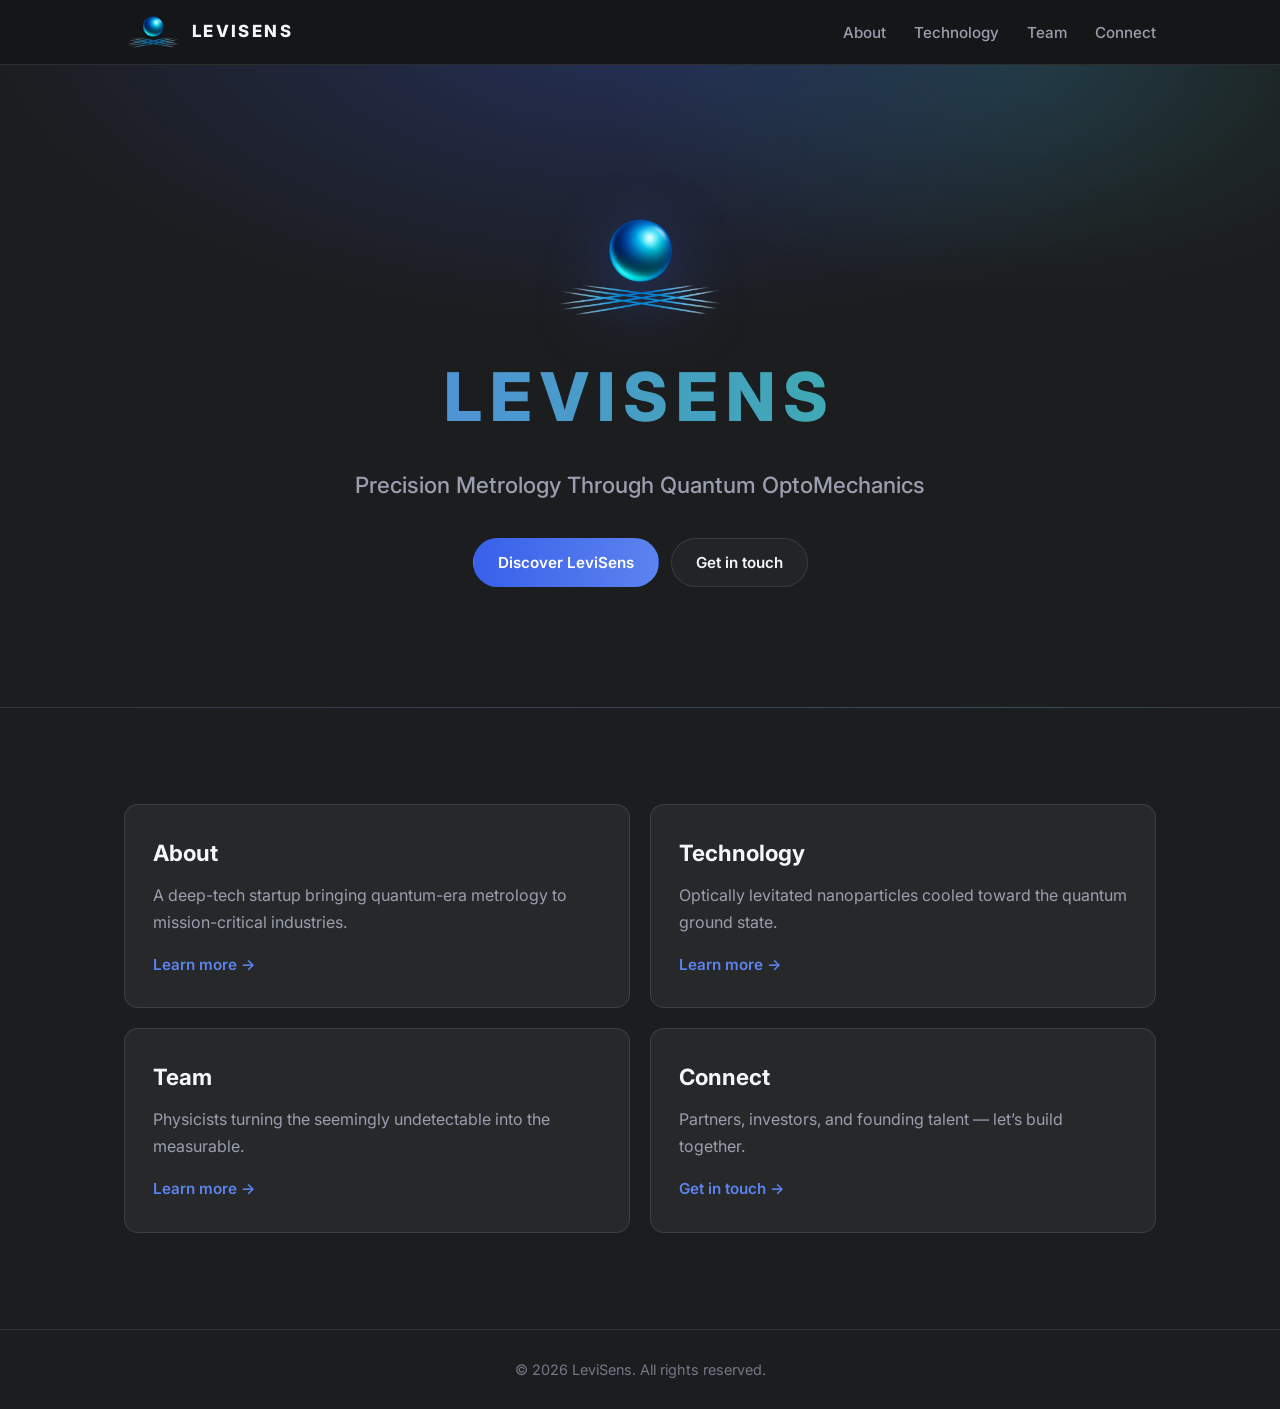
<file: index.html>
<!DOCTYPE html>
<html lang="en">
<head>
  <meta charset="UTF-8" />
  <meta name="viewport" content="width=device-width, initial-scale=1.0" />
  <title>LeviSens — Precision Metrology Through Quantum OptoMechanics</title>
  <meta name="description" content="LeviSens (Levitated Sensors) is a deep-tech startup pioneering next-generation precision instrumentation based on levitated quantum optomechanics." />

  <meta property="og:type" content="website" />
  <meta property="og:title" content="LeviSens" />
  <meta property="og:description" content="Precision Metrology Through Quantum OptoMechanics" />
  <meta property="og:url" content="https://www.levisens.tech" />
  <meta property="og:image" content="https://www.levisens.tech/assets/images/logo.png" />

  <link rel="icon" type="image/png" href="assets/images/logo.png" />
  <link rel="apple-touch-icon" href="assets/images/logo.png" />

  <link rel="preconnect" href="https://fonts.googleapis.com" />
  <link rel="preconnect" href="https://fonts.gstatic.com" crossorigin />
  <link rel="stylesheet" href="https://fonts.googleapis.com/css2?family=Inter:wght@400;500;600;700;800&display=swap" />

  <link rel="stylesheet" href="css/styles.css" />
</head>
<body>
  <!-- ===================== HEADER / NAV ===================== -->
  <header class="site-header">
    <nav class="nav container">
      <a class="nav__brand" href="index.html">
        <img src="assets/images/logo.png" alt="LeviSens logo" class="nav__logo" />
        <span class="nav__name">LEVISENS</span>
      </a>
      <button class="nav__toggle" aria-label="Toggle navigation" aria-expanded="false" aria-controls="nav-menu">
        <span></span><span></span><span></span>
      </button>
      <ul class="nav__menu" id="nav-menu">
        <li><a href="about.html">About</a></li>
        <li><a href="technology.html">Technology</a></li>
        <li><a href="team.html">Team</a></li>
        <li><a href="connect.html">Connect</a></li>
      </ul>
    </nav>
  </header>

  <main>
    <!-- ===================== HERO ===================== -->
    <section class="hero">
      <div class="hero__inner container">
        <img src="assets/images/logo.png" alt="LeviSens" class="hero__logo" />
        <h1 class="hero__title">LEVISENS</h1>
        <p class="hero__tagline">Precision Metrology Through Quantum OptoMechanics</p>
        <div class="hero__cta">
          <a href="about.html" class="btn btn--primary">Discover LeviSens</a>
          <a href="connect.html" class="btn btn--ghost">Get in touch</a>
        </div>
      </div>
    </section>

    <!-- ===================== HOME NAV CARDS ===================== -->
    <section class="section">
      <div class="container">
        <div class="home-cards">
          <a class="home-card" href="about.html">
            <h2 class="home-card__title">About</h2>
            <p class="home-card__text">A deep-tech startup bringing quantum-era metrology to mission-critical industries.</p>
            <span class="home-card__link">Learn more &rarr;</span>
          </a>
          <a class="home-card" href="technology.html">
            <h2 class="home-card__title">Technology</h2>
            <p class="home-card__text">Optically levitated nanoparticles cooled toward the quantum ground state.</p>
            <span class="home-card__link">Learn more &rarr;</span>
          </a>
          <a class="home-card" href="team.html">
            <h2 class="home-card__title">Team</h2>
            <p class="home-card__text">Physicists turning the seemingly undetectable into the measurable.</p>
            <span class="home-card__link">Learn more &rarr;</span>
          </a>
          <a class="home-card" href="connect.html">
            <h2 class="home-card__title">Connect</h2>
            <p class="home-card__text">Partners, investors, and founding talent — let&rsquo;s build together.</p>
            <span class="home-card__link">Get in touch &rarr;</span>
          </a>
        </div>
      </div>
    </section>
  </main>

  <!-- ===================== FOOTER ===================== -->
  <footer class="site-footer">
    <div class="container">
      <p>&copy; <span class="year"></span> LeviSens. All rights reserved.</p>
    </div>
  </footer>

  <script src="js/main.js"></script>
</body>
</html>
</file>
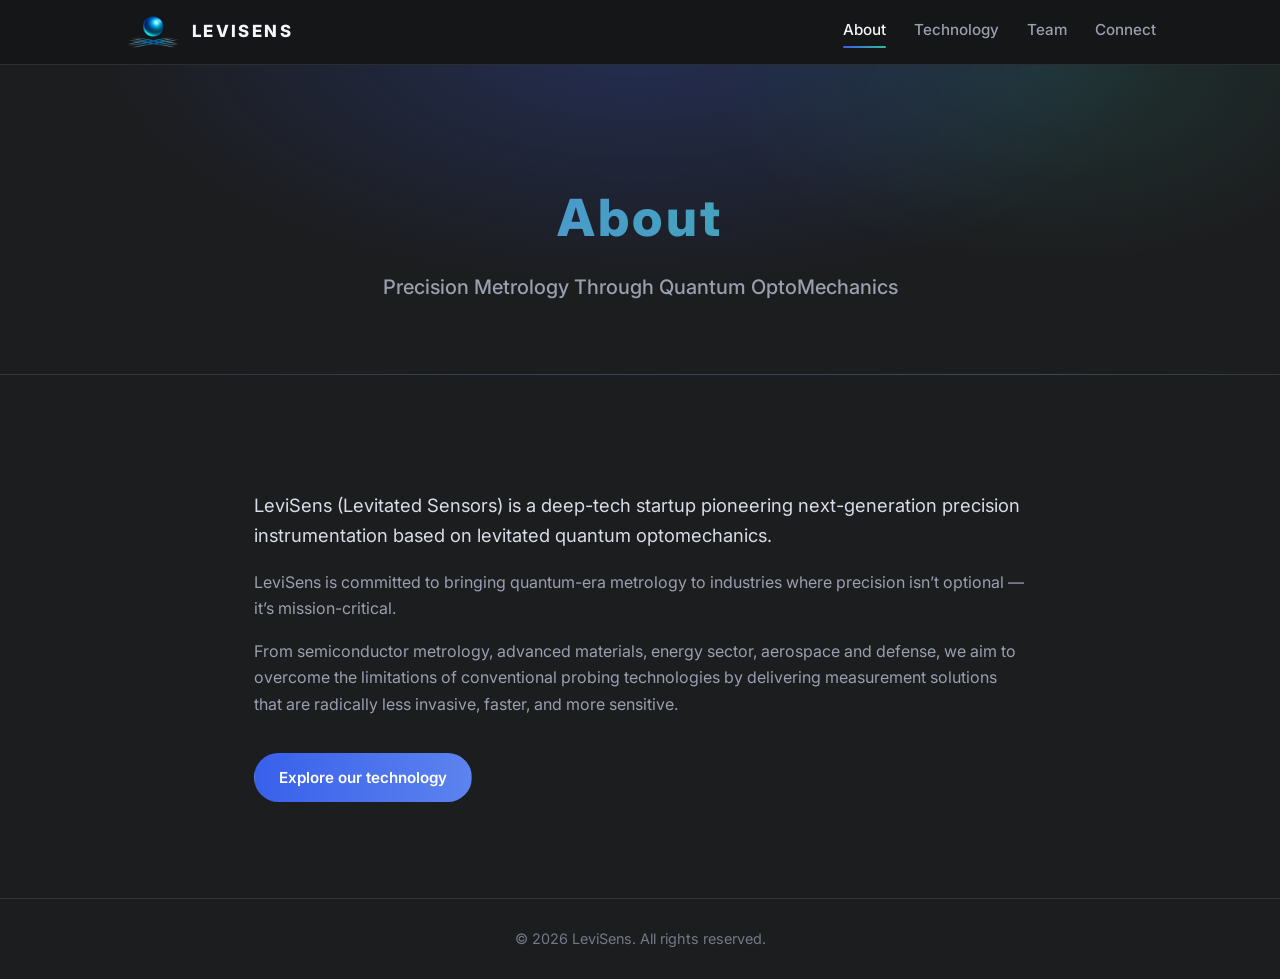
<file: about.html>
<!DOCTYPE html>
<html lang="en">
<head>
  <meta charset="UTF-8" />
  <meta name="viewport" content="width=device-width, initial-scale=1.0" />
  <title>About — LeviSens</title>
  <meta name="description" content="LeviSens (Levitated Sensors) is a deep-tech startup pioneering next-generation precision instrumentation based on levitated quantum optomechanics." />

  <link rel="icon" type="image/png" href="assets/images/logo.png" />
  <link rel="apple-touch-icon" href="assets/images/logo.png" />

  <link rel="preconnect" href="https://fonts.googleapis.com" />
  <link rel="preconnect" href="https://fonts.gstatic.com" crossorigin />
  <link rel="stylesheet" href="https://fonts.googleapis.com/css2?family=Inter:wght@400;500;600;700;800&display=swap" />

  <link rel="stylesheet" href="css/styles.css" />
</head>
<body>
  <header class="site-header">
    <nav class="nav container">
      <a class="nav__brand" href="index.html">
        <img src="assets/images/logo.png" alt="LeviSens logo" class="nav__logo" />
        <span class="nav__name">LEVISENS</span>
      </a>
      <button class="nav__toggle" aria-label="Toggle navigation" aria-expanded="false" aria-controls="nav-menu">
        <span></span><span></span><span></span>
      </button>
      <ul class="nav__menu" id="nav-menu">
        <li><a href="about.html" class="is-active" aria-current="page">About</a></li>
        <li><a href="technology.html">Technology</a></li>
        <li><a href="team.html">Team</a></li>
        <li><a href="connect.html">Connect</a></li>
      </ul>
    </nav>
  </header>

  <main>
    <section class="page-hero">
      <div class="container">
        <h1 class="page-hero__title">About</h1>
        <p class="page-hero__sub">Precision Metrology Through Quantum OptoMechanics</p>
      </div>
    </section>

    <section class="section">
      <div class="container section__inner">
        <p class="lead">
          LeviSens (Levitated Sensors) is a deep-tech startup pioneering
          next-generation precision instrumentation based on levitated quantum
          optomechanics.
        </p>
        <p>
          LeviSens is committed to bringing quantum-era metrology to industries
          where precision isn&rsquo;t optional &mdash; it&rsquo;s mission-critical.
        </p>
        <p>
          From semiconductor metrology, advanced materials, energy sector,
          aerospace and defense, we aim to overcome the limitations of
          conventional probing technologies by delivering measurement solutions
          that are radically less invasive, faster, and more sensitive.
        </p>
        <div class="section__cta">
          <a href="technology.html" class="btn btn--primary">Explore our technology</a>
        </div>
      </div>
    </section>
  </main>

  <footer class="site-footer">
    <div class="container">
      <p>&copy; <span class="year"></span> LeviSens. All rights reserved.</p>
    </div>
  </footer>

  <script src="js/main.js"></script>
</body>
</html>
</file>
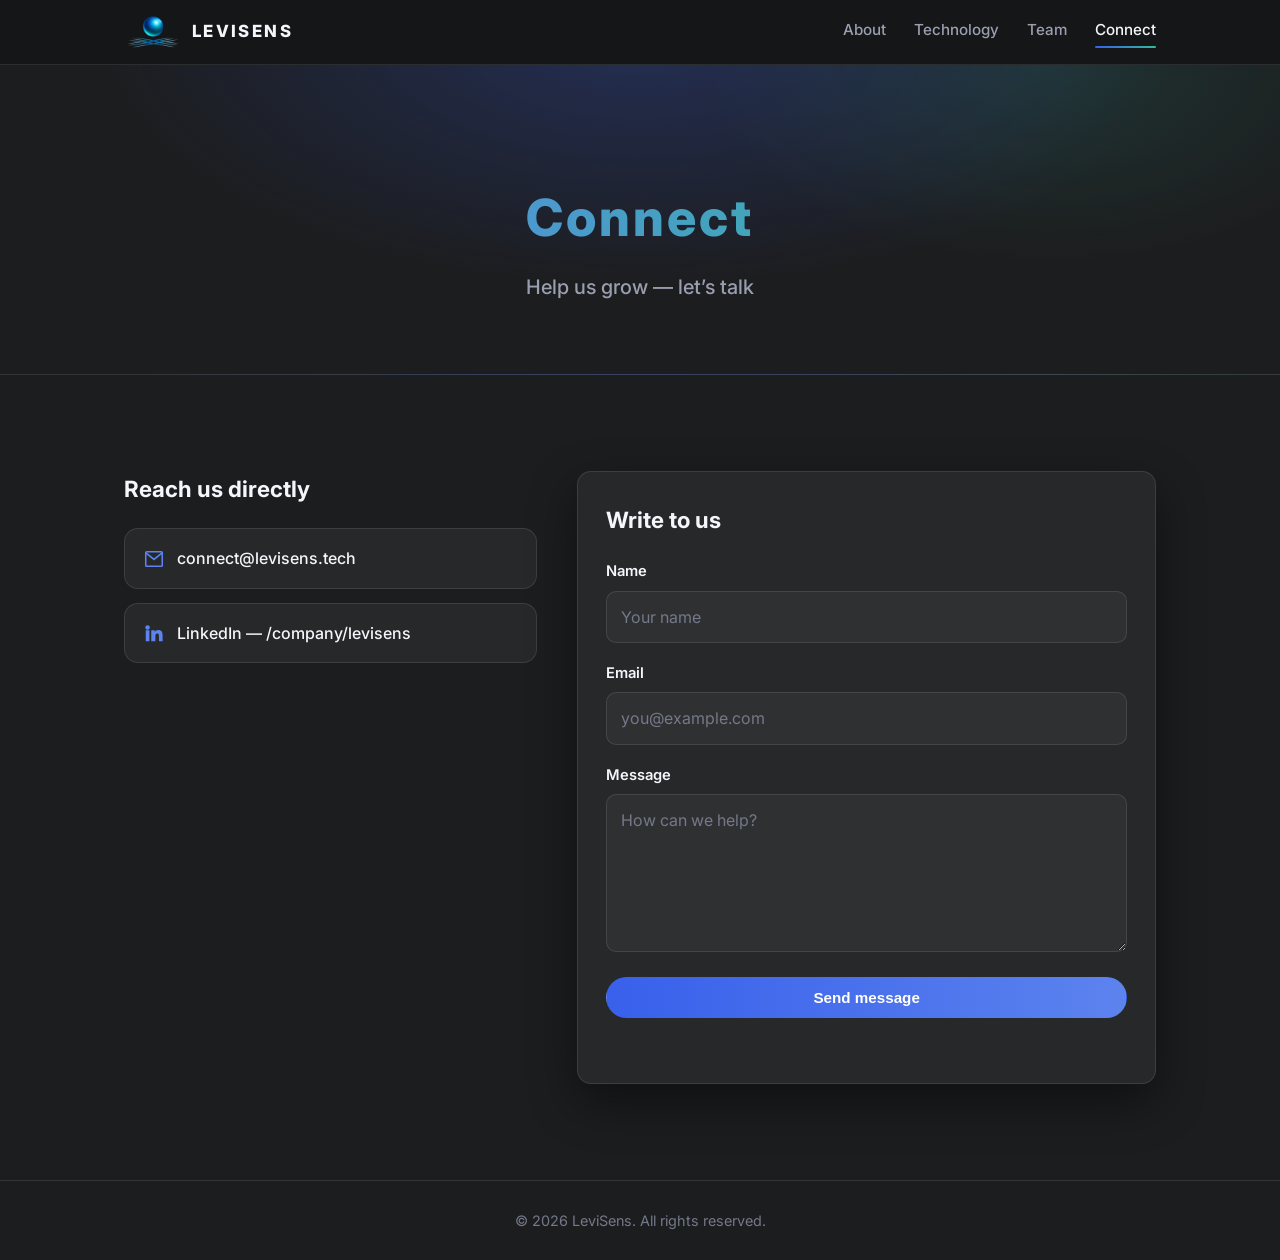
<file: connect.html>
<!DOCTYPE html>
<html lang="en">
<head>
  <meta charset="UTF-8" />
  <meta name="viewport" content="width=device-width, initial-scale=1.0" />
  <title>Connect — LeviSens</title>
  <meta name="description" content="Connect with LeviSens — email us, follow on LinkedIn, or send a message directly." />

  <link rel="icon" type="image/png" href="assets/images/logo.png" />
  <link rel="apple-touch-icon" href="assets/images/logo.png" />

  <link rel="preconnect" href="https://fonts.googleapis.com" />
  <link rel="preconnect" href="https://fonts.gstatic.com" crossorigin />
  <link rel="stylesheet" href="https://fonts.googleapis.com/css2?family=Inter:wght@400;500;600;700;800&display=swap" />

  <link rel="stylesheet" href="css/styles.css" />
</head>
<body>
  <header class="site-header">
    <nav class="nav container">
      <a class="nav__brand" href="index.html">
        <img src="assets/images/logo.png" alt="LeviSens logo" class="nav__logo" />
        <span class="nav__name">LEVISENS</span>
      </a>
      <button class="nav__toggle" aria-label="Toggle navigation" aria-expanded="false" aria-controls="nav-menu">
        <span></span><span></span><span></span>
      </button>
      <ul class="nav__menu" id="nav-menu">
        <li><a href="about.html">About</a></li>
        <li><a href="technology.html">Technology</a></li>
        <li><a href="team.html">Team</a></li>
        <li><a href="connect.html" class="is-active" aria-current="page">Connect</a></li>
      </ul>
    </nav>
  </header>

  <main>
    <section class="page-hero">
      <div class="container">
        <h1 class="page-hero__title">Connect</h1>
        <p class="page-hero__sub">Help us grow &mdash; let&rsquo;s talk</p>
      </div>
    </section>

    <section class="section">
      <div class="container connect-layout">
        <!-- Direct contact details -->
        <div class="contact-methods">
          <h2 class="contact-methods__title">Reach us directly</h2>

          <a class="contact-link" href="mailto:connect@levisens.tech">
            <svg viewBox="0 0 24 24" width="22" height="22" aria-hidden="true">
              <path d="M4 4h16a1 1 0 0 1 1 1v14a1 1 0 0 1-1 1H4a1 1 0 0 1-1-1V5a1 1 0 0 1 1-1z" fill="none" stroke="currentColor" stroke-width="1.7"/>
              <path d="M3.5 5.5l8.5 7 8.5-7" fill="none" stroke="currentColor" stroke-width="1.7" stroke-linecap="round"/>
            </svg>
            <span>connect@levisens.tech</span>
          </a>

          <a class="contact-link" href="https://www.linkedin.com/company/levisens" target="_blank" rel="noopener">
            <svg viewBox="0 0 24 24" width="22" height="22" aria-hidden="true">
              <path d="M4.98 3.5a2.5 2.5 0 1 1 0 5 2.5 2.5 0 0 1 0-5zM3 9h4v12H3zM9 9h3.8v1.7h.05c.53-1 1.83-2.05 3.77-2.05 4.03 0 4.78 2.65 4.78 6.1V21h-4v-5.4c0-1.29-.02-2.95-1.8-2.95-1.8 0-2.08 1.4-2.08 2.85V21H9z" fill="currentColor"/>
            </svg>
            <span>LinkedIn &mdash; /company/levisens</span>
          </a>
        </div>

        <!-- Contact form -->
        <div class="contact-form-wrap">
          <h2 class="contact-form__title">Write to us</h2>
          <form id="contact-form" class="contact-form" action="https://api.web3forms.com/submit" method="POST">
            <!-- TODO: replace with your free Web3Forms access key from https://web3forms.com (sends to connect@levisens.tech) -->
            <input type="hidden" name="access_key" value="REPLACE_WITH_WEB3FORMS_ACCESS_KEY" />
            <input type="hidden" name="subject" value="New message from levisens.tech contact form" />
            <input type="hidden" name="from_name" value="LeviSens Website" />
            <!-- Honeypot anti-spam field (kept hidden from humans) -->
            <input type="checkbox" name="botcheck" class="hp-field" tabindex="-1" autocomplete="off" />

            <div class="form-row">
              <label for="name">Name</label>
              <input type="text" id="name" name="name" required autocomplete="name" placeholder="Your name" />
            </div>
            <div class="form-row">
              <label for="email">Email</label>
              <input type="email" id="email" name="email" required autocomplete="email" placeholder="you@example.com" />
            </div>
            <div class="form-row">
              <label for="message">Message</label>
              <textarea id="message" name="message" rows="5" required placeholder="How can we help?"></textarea>
            </div>

            <button type="submit" class="btn btn--primary form-submit">Send message</button>
            <p class="form-status" id="form-status" role="status" aria-live="polite"></p>
          </form>
        </div>
      </div>
    </section>
  </main>

  <footer class="site-footer">
    <div class="container">
      <p>&copy; <span class="year"></span> LeviSens. All rights reserved.</p>
    </div>
  </footer>

  <script src="js/main.js"></script>
</body>
</html>
</file>
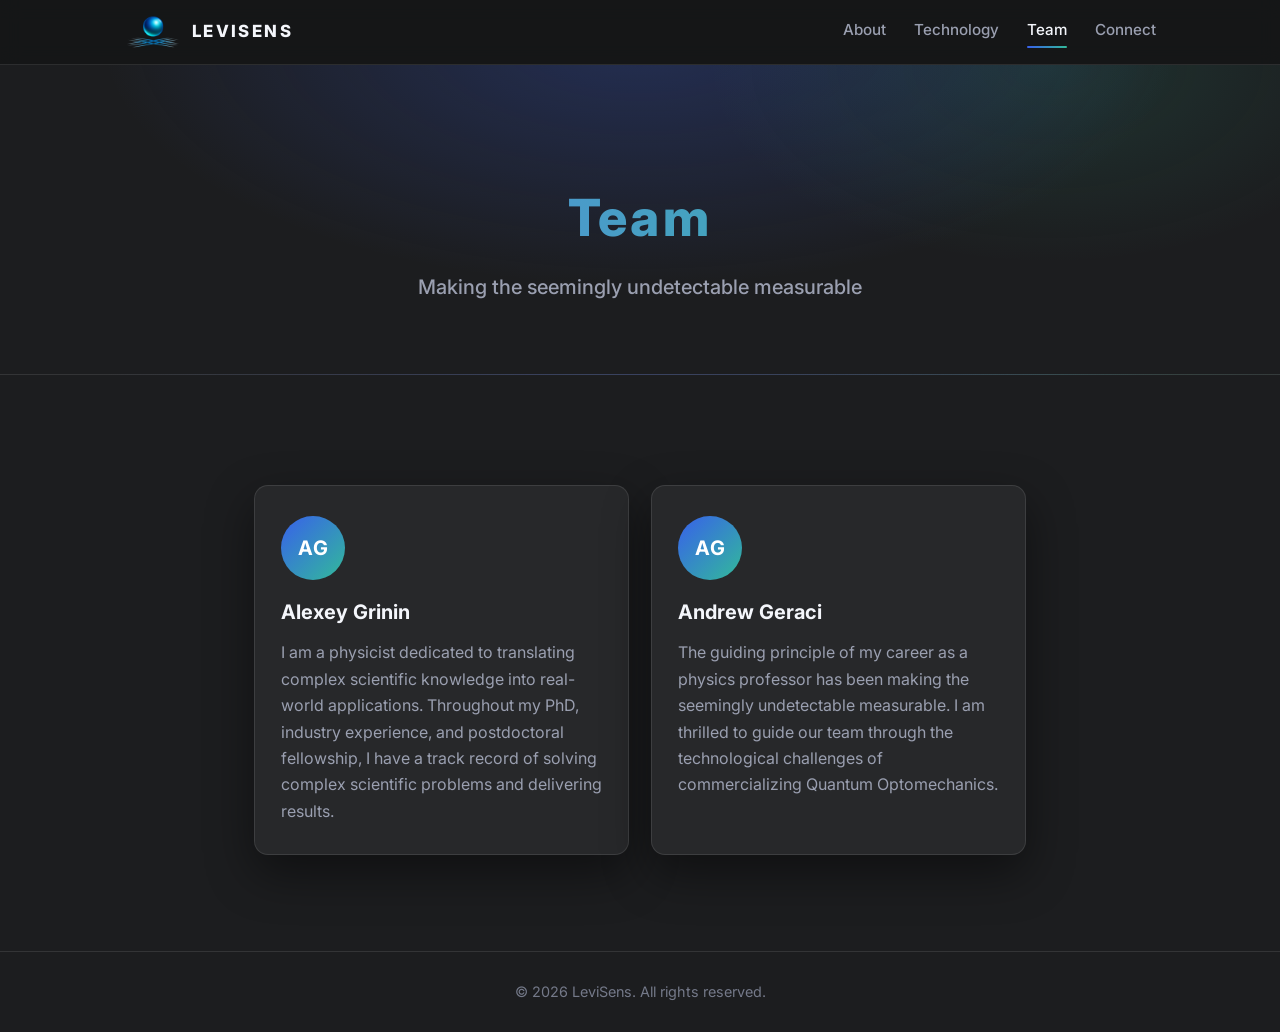
<file: team.html>
<!DOCTYPE html>
<html lang="en">
<head>
  <meta charset="UTF-8" />
  <meta name="viewport" content="width=device-width, initial-scale=1.0" />
  <title>Team — LeviSens</title>
  <meta name="description" content="Meet the LeviSens team — physicists dedicated to making the seemingly undetectable measurable." />

  <link rel="icon" type="image/png" href="assets/images/logo.png" />
  <link rel="apple-touch-icon" href="assets/images/logo.png" />

  <link rel="preconnect" href="https://fonts.googleapis.com" />
  <link rel="preconnect" href="https://fonts.gstatic.com" crossorigin />
  <link rel="stylesheet" href="https://fonts.googleapis.com/css2?family=Inter:wght@400;500;600;700;800&display=swap" />

  <link rel="stylesheet" href="css/styles.css" />
</head>
<body>
  <header class="site-header">
    <nav class="nav container">
      <a class="nav__brand" href="index.html">
        <img src="assets/images/logo.png" alt="LeviSens logo" class="nav__logo" />
        <span class="nav__name">LEVISENS</span>
      </a>
      <button class="nav__toggle" aria-label="Toggle navigation" aria-expanded="false" aria-controls="nav-menu">
        <span></span><span></span><span></span>
      </button>
      <ul class="nav__menu" id="nav-menu">
        <li><a href="about.html">About</a></li>
        <li><a href="technology.html">Technology</a></li>
        <li><a href="team.html" class="is-active" aria-current="page">Team</a></li>
        <li><a href="connect.html">Connect</a></li>
      </ul>
    </nav>
  </header>

  <main>
    <section class="page-hero">
      <div class="container">
        <h1 class="page-hero__title">Team</h1>
        <p class="page-hero__sub">Making the seemingly undetectable measurable</p>
      </div>
    </section>

    <section class="section">
      <div class="container section__inner">
        <div class="team">
          <article class="team-card">
            <div class="team-card__avatar" aria-hidden="true">AG</div>
            <h2 class="team-card__name">Alexey Grinin</h2>
            <p class="team-card__bio">
              I am a physicist dedicated to translating complex scientific
              knowledge into real-world applications. Throughout my PhD, industry
              experience, and postdoctoral fellowship, I have a track record of
              solving complex scientific problems and delivering results.
            </p>
          </article>

          <article class="team-card">
            <div class="team-card__avatar" aria-hidden="true">AG</div>
            <h2 class="team-card__name">Andrew Geraci</h2>
            <p class="team-card__bio">
              The guiding principle of my career as a physics professor has been
              making the seemingly undetectable measurable. I am thrilled to guide
              our team through the technological challenges of commercializing
              Quantum Optomechanics.
            </p>
          </article>
        </div>
      </div>
    </section>
  </main>

  <footer class="site-footer">
    <div class="container">
      <p>&copy; <span class="year"></span> LeviSens. All rights reserved.</p>
    </div>
  </footer>

  <script src="js/main.js"></script>
</body>
</html>
</file>
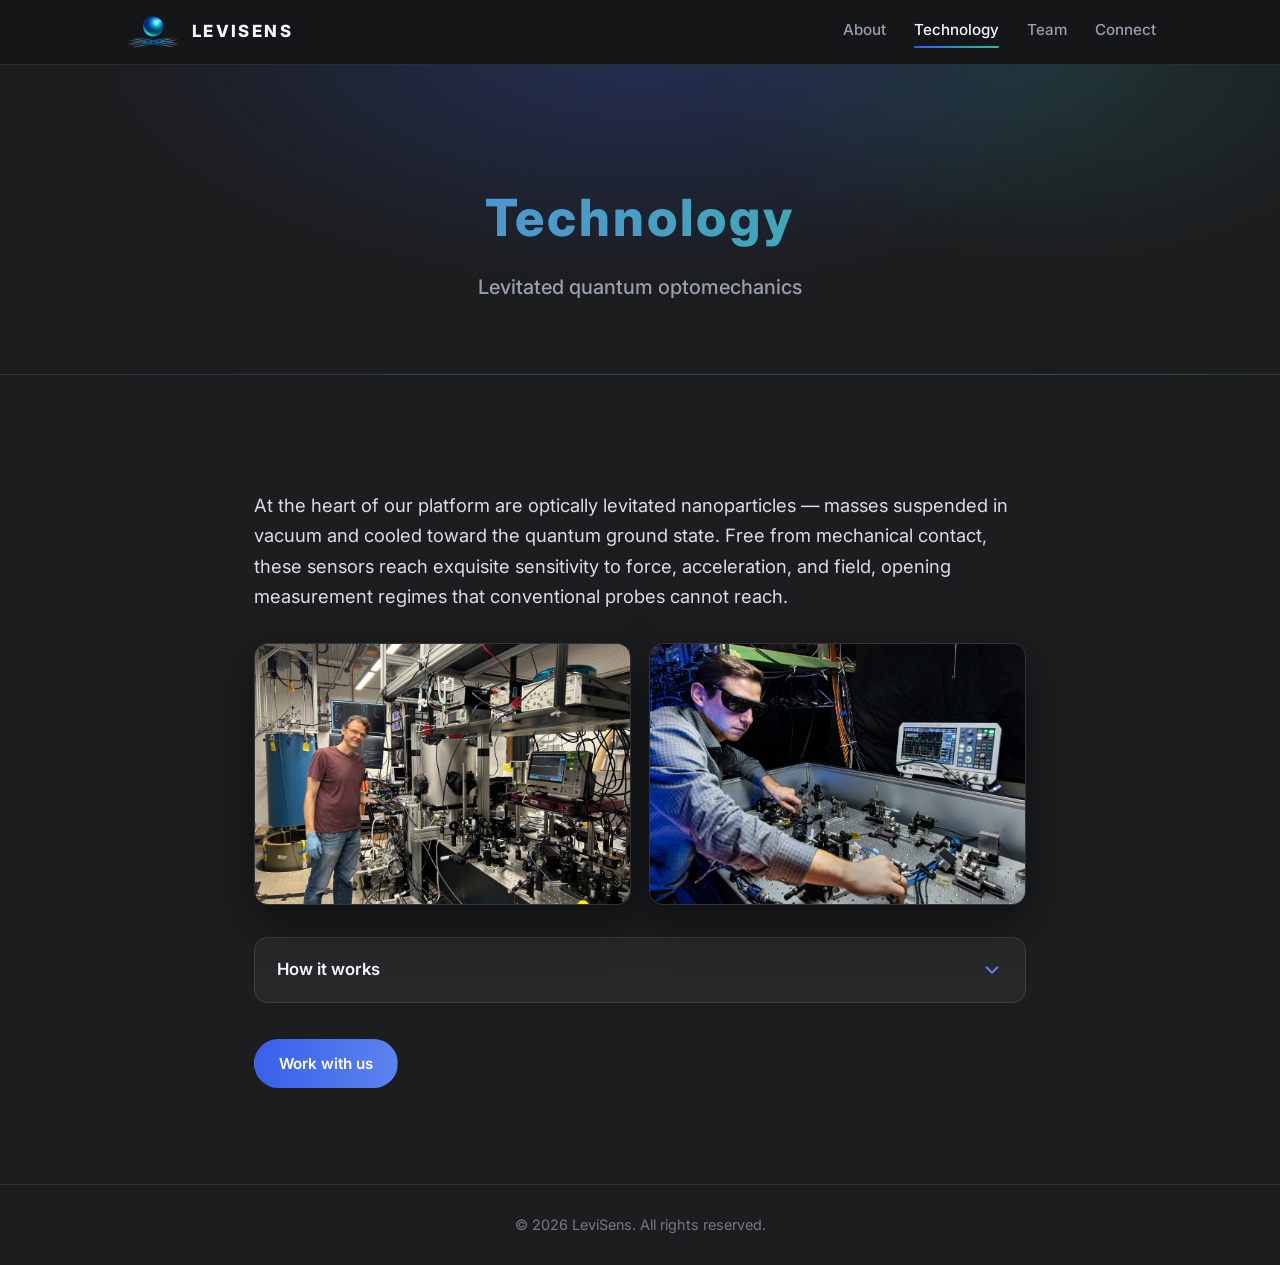
<file: technology.html>
<!DOCTYPE html>
<html lang="en">
<head>
  <meta charset="UTF-8" />
  <meta name="viewport" content="width=device-width, initial-scale=1.0" />
  <title>Technology — LeviSens</title>
  <meta name="description" content="At the heart of LeviSens are optically levitated nanoparticles cooled toward the quantum ground state — contact-free, quantum-limited sensing." />

  <link rel="icon" type="image/png" href="assets/images/logo.png" />
  <link rel="apple-touch-icon" href="assets/images/logo.png" />

  <link rel="preconnect" href="https://fonts.googleapis.com" />
  <link rel="preconnect" href="https://fonts.gstatic.com" crossorigin />
  <link rel="stylesheet" href="https://fonts.googleapis.com/css2?family=Inter:wght@400;500;600;700;800&display=swap" />

  <link rel="stylesheet" href="css/styles.css" />
</head>
<body>
  <header class="site-header">
    <nav class="nav container">
      <a class="nav__brand" href="index.html">
        <img src="assets/images/logo.png" alt="LeviSens logo" class="nav__logo" />
        <span class="nav__name">LEVISENS</span>
      </a>
      <button class="nav__toggle" aria-label="Toggle navigation" aria-expanded="false" aria-controls="nav-menu">
        <span></span><span></span><span></span>
      </button>
      <ul class="nav__menu" id="nav-menu">
        <li><a href="about.html">About</a></li>
        <li><a href="technology.html" class="is-active" aria-current="page">Technology</a></li>
        <li><a href="team.html">Team</a></li>
        <li><a href="connect.html">Connect</a></li>
      </ul>
    </nav>
  </header>

  <main>
    <section class="page-hero">
      <div class="container">
        <h1 class="page-hero__title">Technology</h1>
        <p class="page-hero__sub">Levitated quantum optomechanics</p>
      </div>
    </section>

    <section class="section">
      <div class="container section__inner">
        <p class="lead">
          At the heart of our platform are optically levitated nanoparticles &mdash;
          masses suspended in vacuum and cooled toward the quantum ground state.
          Free from mechanical contact, these sensors reach exquisite sensitivity
          to force, acceleration, and field, opening measurement regimes that
          conventional probes cannot reach.
        </p>

        <div class="tech-gallery">
          <figure class="tech-card">
            <img src="assets/images/lab-1.jpg" alt="LeviSens quantum optomechanics laboratory" loading="lazy" />
          </figure>
          <figure class="tech-card">
            <img src="assets/images/lab-2.jpg" alt="Researcher aligning the levitated-sensor optical table" loading="lazy" />
          </figure>
        </div>

        <div class="accordion">
          <button class="accordion__trigger" aria-expanded="false" aria-controls="tech-detail">
            <span>How it works</span>
            <svg class="accordion__chevron" viewBox="0 0 24 24" width="22" height="22" aria-hidden="true">
              <path d="M6 9l6 6 6-6" fill="none" stroke="currentColor" stroke-width="2" stroke-linecap="round" stroke-linejoin="round"/>
            </svg>
          </button>
          <div class="accordion__panel" id="tech-detail" hidden>
            <p>
              A focused laser traps a sub-micron particle in an optical potential
              inside a high-vacuum chamber. By reading out the particle&rsquo;s
              motion and feeding it back through the light field, we cool it to
              ultra-low effective temperatures &mdash; turning a single levitated
              mass into a near-ideal, calibration-stable transducer.
            </p>
            <ul class="feature-list">
              <li>Contact-free, non-invasive probing</li>
              <li>Quantum-limited force &amp; acceleration sensitivity</li>
              <li>Compact, field-deployable architecture</li>
            </ul>
          </div>
        </div>

        <div class="section__cta">
          <a href="connect.html" class="btn btn--primary">Work with us</a>
        </div>
      </div>
    </section>
  </main>

  <footer class="site-footer">
    <div class="container">
      <p>&copy; <span class="year"></span> LeviSens. All rights reserved.</p>
    </div>
  </footer>

  <script src="js/main.js"></script>
</body>
</html>
</file>
<file: css/styles.css>
/* ===================================================================
   LeviSens — reconstructed stylesheet
   Palette recovered from the original Carrd export:
     ink/bg   #27282A / #000000
     accent   #3860EB (blue)  #5C83EE (light blue)  #32BA9A (teal)
     muted    #747989
   Font: Inter
   =================================================================== */

:root {
  --bg:        #1c1d1f;
  --bg-alt:    #232427;
  --panel:     #27282A;
  --text:      #f4f6fb;
  --muted:     #9a9fb0;
  --muted-2:   #747989;
  --blue:      #3860EB;
  --blue-light:#5C83EE;
  --teal:      #32BA9A;
  --border:    rgba(255, 255, 255, 0.10);
  --radius:    14px;
  --maxw:      1080px;
  --shadow:    0 18px 48px rgba(0, 0, 0, 0.45);
}

* { box-sizing: border-box; }

html { scroll-behavior: smooth; scroll-padding-top: 76px; }

body {
  margin: 0;
  font-family: 'Inter', system-ui, -apple-system, Segoe UI, Roboto, sans-serif;
  color: var(--text);
  background: var(--bg);
  line-height: 1.65;
  -webkit-font-smoothing: antialiased;
}

img { max-width: 100%; display: block; }

a { color: var(--blue-light); text-decoration: none; }

.container {
  width: 100%;
  max-width: var(--maxw);
  margin-inline: auto;
  padding-inline: 24px;
}

/* ============================ HEADER / NAV ============================ */
.site-header {
  position: sticky;
  top: 0;
  z-index: 50;
  background: rgba(20, 21, 23, 0.82);
  backdrop-filter: blur(10px);
  border-bottom: 1px solid var(--border);
}

.nav {
  display: flex;
  align-items: center;
  justify-content: space-between;
  height: 64px;
}

.nav__brand { display: flex; align-items: center; gap: 10px; }
.nav__logo  { height: 34px; width: auto; }
.nav__name  {
  font-weight: 800;
  letter-spacing: 0.14em;
  color: var(--text);
  font-size: 1.05rem;
}

.nav__menu {
  display: flex;
  gap: 28px;
  list-style: none;
  margin: 0;
  padding: 0;
}
.nav__menu a {
  color: var(--muted);
  font-weight: 500;
  font-size: 0.95rem;
  transition: color 0.18s ease;
}
.nav__menu a:hover { color: var(--text); }
.nav__menu a.is-active { color: var(--text); }
.nav__menu a.is-active::after {
  content: "";
  display: block;
  height: 2px;
  margin-top: 4px;
  border-radius: 2px;
  background: linear-gradient(90deg, var(--blue), var(--teal));
}

.nav__toggle {
  display: none;
  flex-direction: column;
  gap: 5px;
  background: none;
  border: 0;
  cursor: pointer;
  padding: 8px;
}
.nav__toggle span {
  width: 24px;
  height: 2px;
  background: var(--text);
  border-radius: 2px;
  transition: transform 0.25s ease, opacity 0.25s ease;
}
.nav__toggle[aria-expanded="true"] span:nth-child(1) { transform: translateY(7px) rotate(45deg); }
.nav__toggle[aria-expanded="true"] span:nth-child(2) { opacity: 0; }
.nav__toggle[aria-expanded="true"] span:nth-child(3) { transform: translateY(-7px) rotate(-45deg); }

/* ============================ HERO ============================ */
.hero {
  position: relative;
  text-align: center;
  padding: clamp(72px, 14vw, 150px) 0 clamp(64px, 12vw, 120px);
  background:
    radial-gradient(1100px 520px at 50% -8%, rgba(56, 96, 235, 0.28), transparent 60%),
    radial-gradient(760px 420px at 80% 0%, rgba(50, 186, 154, 0.16), transparent 55%),
    var(--bg);
  border-bottom: 1px solid var(--border);
}
.hero__logo {
  width: clamp(120px, 22vw, 180px);
  margin: 0 auto 22px;
  filter: drop-shadow(0 10px 30px rgba(56, 96, 235, 0.35));
}
.hero__title {
  margin: 0;
  font-size: clamp(2.4rem, 7vw, 4.2rem);
  font-weight: 800;
  letter-spacing: 0.12em;
  background: linear-gradient(90deg, var(--blue-light), var(--teal));
  -webkit-background-clip: text;
  background-clip: text;
  color: transparent;
}
.hero__tagline {
  margin: 14px auto 34px;
  max-width: 640px;
  font-size: clamp(1.05rem, 2.6vw, 1.4rem);
  color: var(--muted);
  font-weight: 500;
}
.hero__cta {
  display: flex;
  flex-wrap: wrap;
  gap: 12px;
  justify-content: center;
}

/* ============================ BUTTONS ============================ */
.btn {
  display: inline-block;
  padding: 11px 24px;
  border-radius: 999px;
  font-weight: 600;
  font-size: 0.95rem;
  border: 1px solid transparent;
  transition: transform 0.15s ease, background 0.2s ease, border-color 0.2s ease;
}
.btn:hover { transform: translateY(-2px); }
.btn--primary {
  background: linear-gradient(90deg, var(--blue), var(--blue-light));
  color: #fff;
}
.btn--ghost {
  color: var(--text);
  border-color: var(--border);
  background: rgba(255, 255, 255, 0.03);
}
.btn--ghost:hover { border-color: var(--blue-light); }

/* ============================ SECTIONS ============================ */
.section { padding: clamp(56px, 10vw, 96px) 0; }
.section--alt { background: var(--bg-alt); }
.section__inner { max-width: 820px; }
.section__inner--center { text-align: center; margin-inline: auto; }

.section__title {
  font-size: clamp(1.6rem, 4vw, 2.3rem);
  font-weight: 700;
  margin: 0 0 22px;
  position: relative;
  display: inline-block;
}
.section__title::after {
  content: "";
  display: block;
  width: 54px;
  height: 3px;
  margin-top: 10px;
  border-radius: 3px;
  background: linear-gradient(90deg, var(--blue), var(--teal));
}
.section__inner--center .section__title::after { margin-inline: auto; }

.lead { font-size: 1.15rem; color: var(--text); }
.section p { color: var(--muted); }
.section .lead { color: #d9dde8; }

/* ============================ TECHNOLOGY ============================ */
.tech-gallery {
  display: grid;
  grid-template-columns: repeat(2, 1fr);
  gap: 18px;
  margin: 32px 0;
}
.tech-card {
  margin: 0;
  border-radius: var(--radius);
  overflow: hidden;
  border: 1px solid var(--border);
  box-shadow: var(--shadow);
}
.tech-card img {
  width: 100%;
  height: 260px;
  object-fit: cover;
  transition: transform 0.4s ease;
}
.tech-card:hover img { transform: scale(1.05); }

/* Accordion */
.accordion {
  border: 1px solid var(--border);
  border-radius: var(--radius);
  background: var(--panel);
  overflow: hidden;
}
.accordion__trigger {
  width: 100%;
  display: flex;
  align-items: center;
  justify-content: space-between;
  padding: 18px 22px;
  background: none;
  border: 0;
  color: var(--text);
  font: inherit;
  font-weight: 600;
  font-size: 1.05rem;
  cursor: pointer;
}
.accordion__chevron { transition: transform 0.3s ease; color: var(--blue-light); }
.accordion__trigger[aria-expanded="true"] .accordion__chevron { transform: rotate(180deg); }
.accordion__panel { padding: 0 22px 22px; }
.accordion__panel p { margin-top: 0; }

.feature-list {
  margin: 0;
  padding-left: 0;
  list-style: none;
}
.feature-list li {
  position: relative;
  padding-left: 26px;
  margin-bottom: 8px;
  color: var(--muted);
}
.feature-list li::before {
  content: "";
  position: absolute;
  left: 0;
  top: 10px;
  width: 9px;
  height: 9px;
  border-radius: 50%;
  background: linear-gradient(90deg, var(--blue), var(--teal));
}

/* ============================ TEAM ============================ */
.team {
  display: grid;
  grid-template-columns: repeat(2, 1fr);
  gap: 22px;
  margin-top: 14px;
}
.team-card {
  background: var(--panel);
  border: 1px solid var(--border);
  border-radius: var(--radius);
  padding: 30px 26px;
  box-shadow: var(--shadow);
}
.team-card__avatar {
  width: 64px;
  height: 64px;
  border-radius: 50%;
  display: grid;
  place-items: center;
  font-weight: 700;
  font-size: 1.25rem;
  letter-spacing: 0.05em;
  color: #fff;
  background: linear-gradient(135deg, var(--blue), var(--teal));
  margin-bottom: 16px;
}
.team-card__name { margin: 0 0 10px; font-size: 1.25rem; }
.team-card__bio  { margin: 0; color: var(--muted); }

/* ============================ CONNECT ============================ */
.connect-grid {
  display: grid;
  grid-template-columns: repeat(2, 1fr);
  gap: 16px;
  margin-top: 30px;
}
.connect-btn {
  display: block;
  padding: 22px;
  border-radius: var(--radius);
  background: var(--panel);
  border: 1px solid var(--border);
  color: var(--text);
  font-weight: 600;
  font-size: 1.05rem;
  transition: transform 0.18s ease, border-color 0.2s ease, background 0.2s ease;
}
.connect-btn:hover {
  transform: translateY(-3px);
  border-color: var(--blue-light);
  background: linear-gradient(135deg, rgba(56,96,235,0.16), rgba(50,186,154,0.12));
}

/* ============================ FOOTER ============================ */
.site-footer {
  border-top: 1px solid var(--border);
  padding: 28px 0;
  text-align: center;
}
.site-footer p { margin: 0; color: var(--muted-2); font-size: 0.9rem; }

/* ============================ RESPONSIVE ============================ */
@media (max-width: 760px) {
  .nav__toggle { display: flex; }
  .nav__menu {
    position: absolute;
    top: 64px;
    left: 0;
    right: 0;
    flex-direction: column;
    gap: 0;
    background: var(--panel);
    border-bottom: 1px solid var(--border);
    max-height: 0;
    overflow: hidden;
    transition: max-height 0.3s ease;
  }
  .nav__menu.is-open { max-height: 320px; }
  .nav__menu li { width: 100%; }
  .nav__menu a {
    display: block;
    padding: 14px 24px;
    border-top: 1px solid var(--border);
  }

  .tech-gallery,
  .team,
  .connect-grid { grid-template-columns: 1fr; }

  .tech-card img { height: 220px; }
}

/* ============================ PAGE HERO (sub-pages) ============================ */
.page-hero {
  text-align: center;
  padding: clamp(56px, 11vw, 110px) 0 clamp(40px, 7vw, 70px);
  background:
    radial-gradient(900px 420px at 50% -10%, rgba(56, 96, 235, 0.26), transparent 60%),
    radial-gradient(620px 360px at 82% 0%, rgba(50, 186, 154, 0.14), transparent 55%),
    var(--bg);
  border-bottom: 1px solid var(--border);
}
.page-hero__title {
  margin: 0;
  font-size: clamp(2rem, 6vw, 3.2rem);
  font-weight: 800;
  letter-spacing: 0.06em;
  background: linear-gradient(90deg, var(--blue-light), var(--teal));
  -webkit-background-clip: text;
  background-clip: text;
  color: transparent;
}
.page-hero__sub {
  margin: 12px auto 0;
  max-width: 620px;
  color: var(--muted);
  font-size: clamp(1rem, 2.4vw, 1.25rem);
  font-weight: 500;
}

.section__cta { margin-top: 36px; }

/* ============================ HOME NAV CARDS ============================ */
.home-cards {
  display: grid;
  grid-template-columns: repeat(2, 1fr);
  gap: 20px;
}
.home-card {
  display: block;
  padding: 30px 28px;
  border-radius: var(--radius);
  background: var(--panel);
  border: 1px solid var(--border);
  color: var(--text);
  transition: transform 0.18s ease, border-color 0.2s ease, background 0.2s ease;
}
.home-card:hover {
  transform: translateY(-4px);
  border-color: var(--blue-light);
  background: linear-gradient(135deg, rgba(56,96,235,0.12), rgba(50,186,154,0.09));
}
.home-card__title { margin: 0 0 10px; font-size: 1.4rem; }
.home-card__text  { margin: 0 0 16px; color: var(--muted); }
.home-card__link  { color: var(--blue-light); font-weight: 600; font-size: 0.95rem; }

/* ============================ CONNECT PAGE ============================ */
.connect-layout {
  display: grid;
  grid-template-columns: 1fr 1.4fr;
  gap: 40px;
  align-items: start;
}
.contact-methods__title,
.contact-form__title {
  font-size: 1.4rem;
  margin: 0 0 20px;
}
.contact-link {
  display: flex;
  align-items: center;
  gap: 12px;
  padding: 16px 18px;
  margin-bottom: 14px;
  border-radius: var(--radius);
  background: var(--panel);
  border: 1px solid var(--border);
  color: var(--text);
  font-weight: 500;
  transition: transform 0.18s ease, border-color 0.2s ease;
}
.contact-link:hover { transform: translateY(-2px); border-color: var(--blue-light); }
.contact-link svg { color: var(--blue-light); flex-shrink: 0; }

/* Contact form */
.contact-form-wrap {
  background: var(--panel);
  border: 1px solid var(--border);
  border-radius: var(--radius);
  padding: 30px 28px;
  box-shadow: var(--shadow);
}
.form-row { margin-bottom: 18px; }
.form-row label {
  display: block;
  margin-bottom: 7px;
  font-weight: 600;
  font-size: 0.92rem;
  color: var(--text);
}
.form-row input,
.form-row textarea {
  width: 100%;
  padding: 12px 14px;
  border-radius: 10px;
  border: 1px solid var(--border);
  background: rgba(255, 255, 255, 0.04);
  color: var(--text);
  font: inherit;
  resize: vertical;
  transition: border-color 0.2s ease, background 0.2s ease;
}
.form-row input::placeholder,
.form-row textarea::placeholder { color: var(--muted-2); }
.form-row input:focus,
.form-row textarea:focus {
  outline: none;
  border-color: var(--blue-light);
  background: rgba(255, 255, 255, 0.06);
}
.form-submit { width: 100%; cursor: pointer; }
.form-submit:disabled { opacity: 0.6; cursor: default; transform: none; }

/* Honeypot: hidden from real users, bots fill it and get rejected */
.hp-field {
  position: absolute !important;
  left: -9999px;
  opacity: 0;
  height: 0;
  width: 0;
}

.form-status {
  margin: 16px 0 0;
  font-size: 0.95rem;
  min-height: 1.2em;
}
.form-status--success { color: var(--teal); }
.form-status--error   { color: #ff8b8b; }

@media (max-width: 760px) {
  .home-cards { grid-template-columns: 1fr; }
  .connect-layout { grid-template-columns: 1fr; gap: 28px; }
}
</file>
